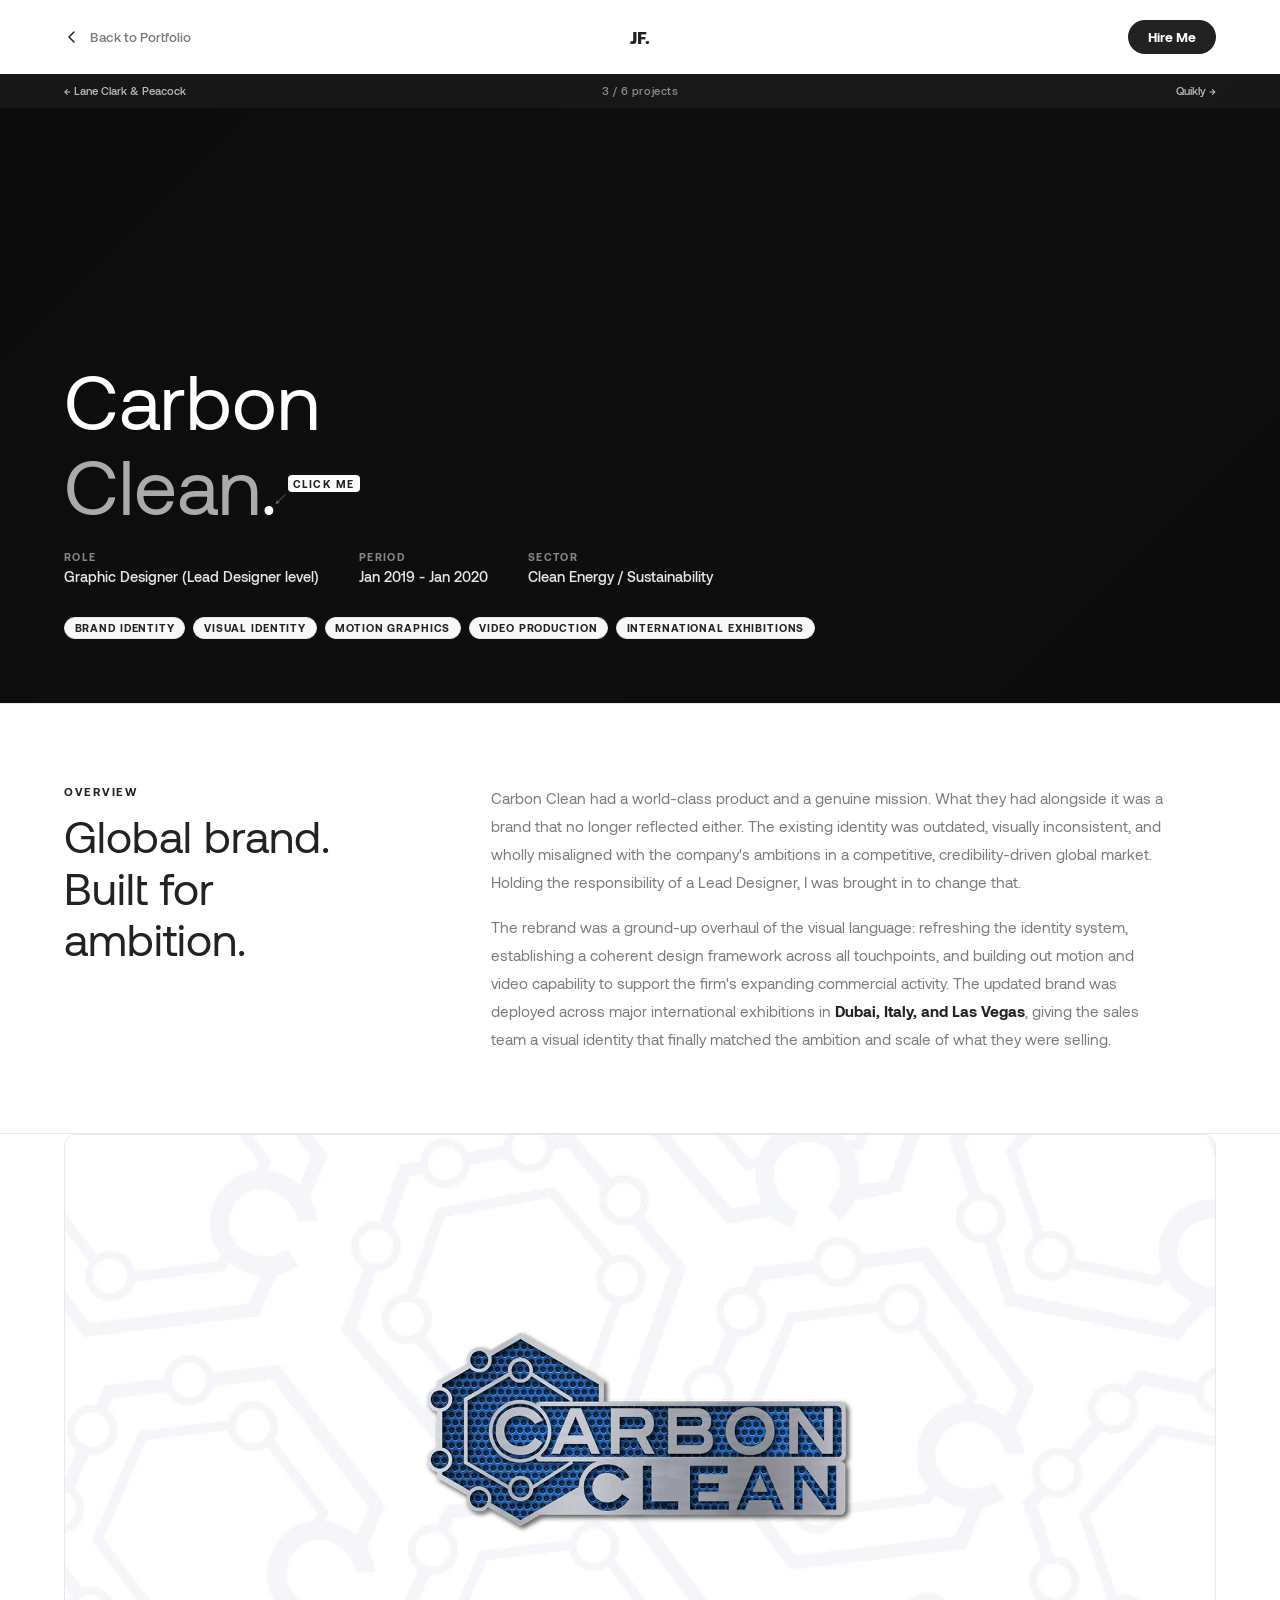
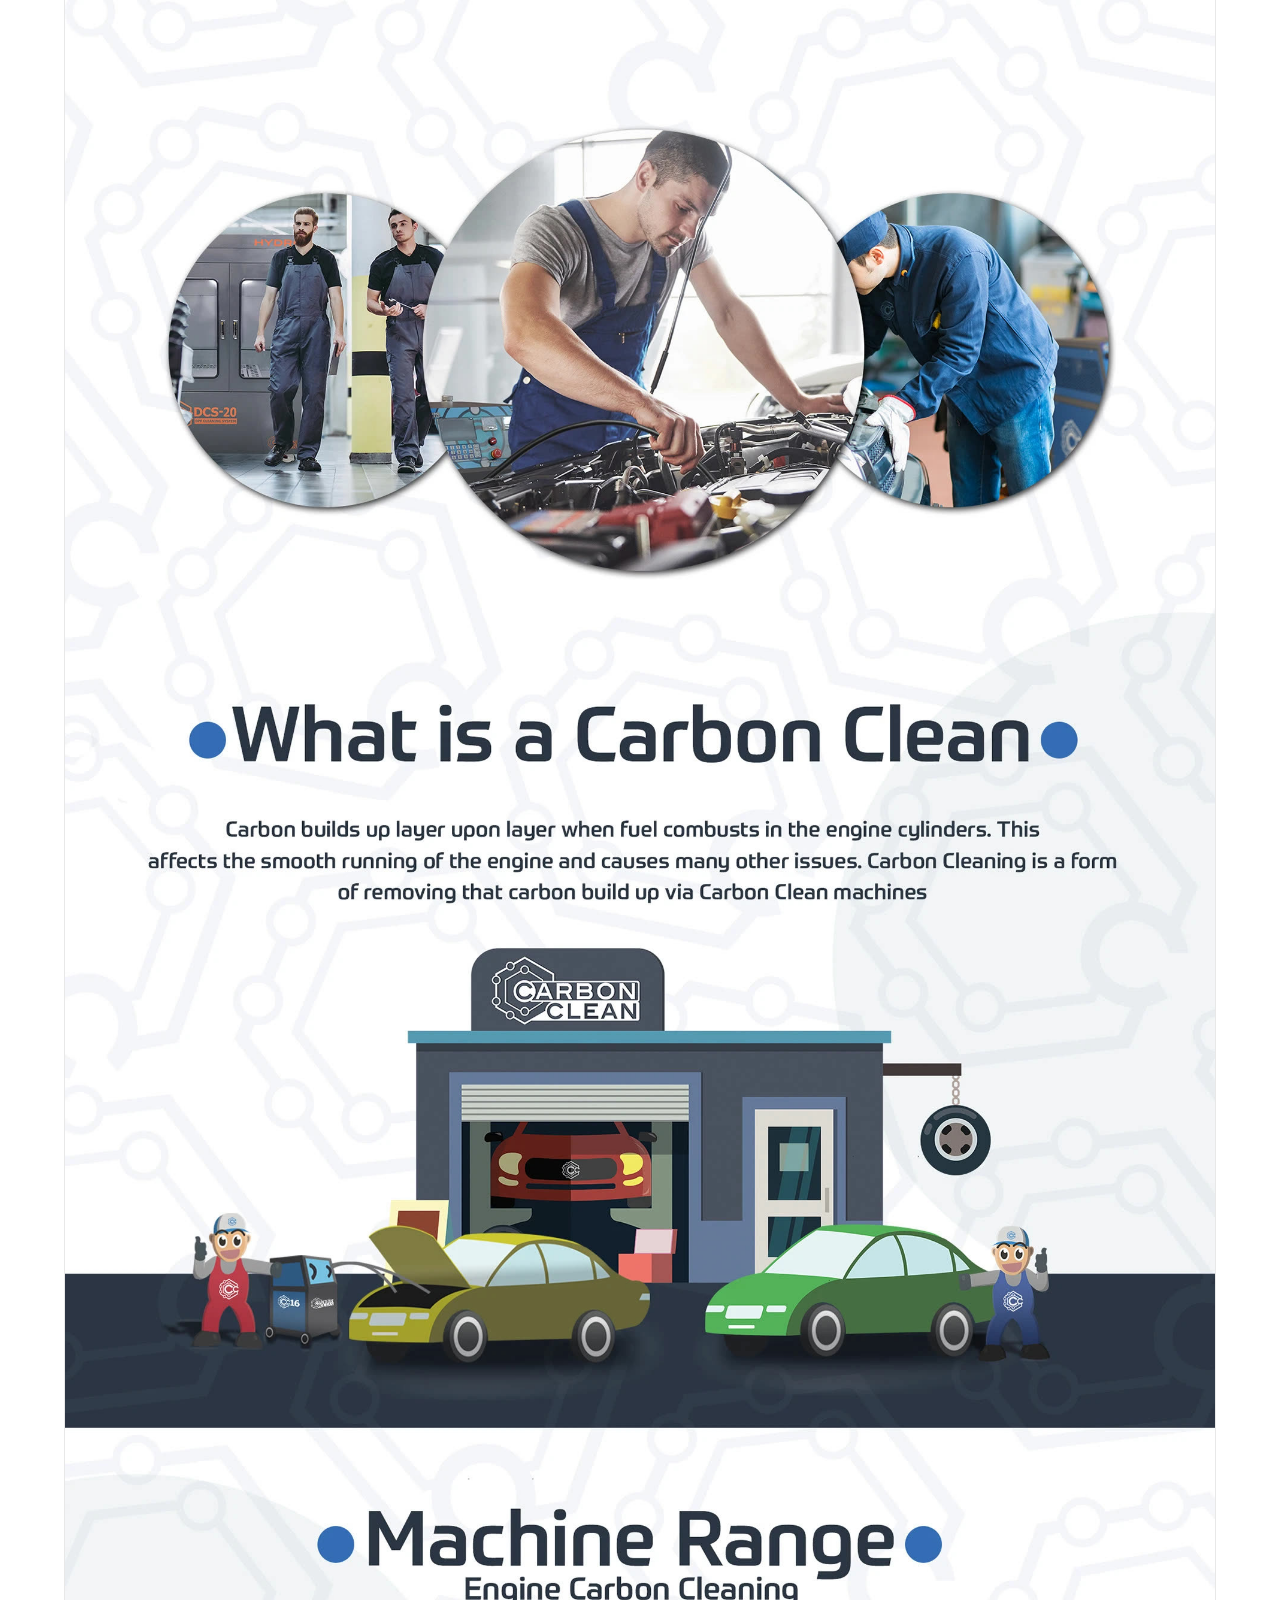
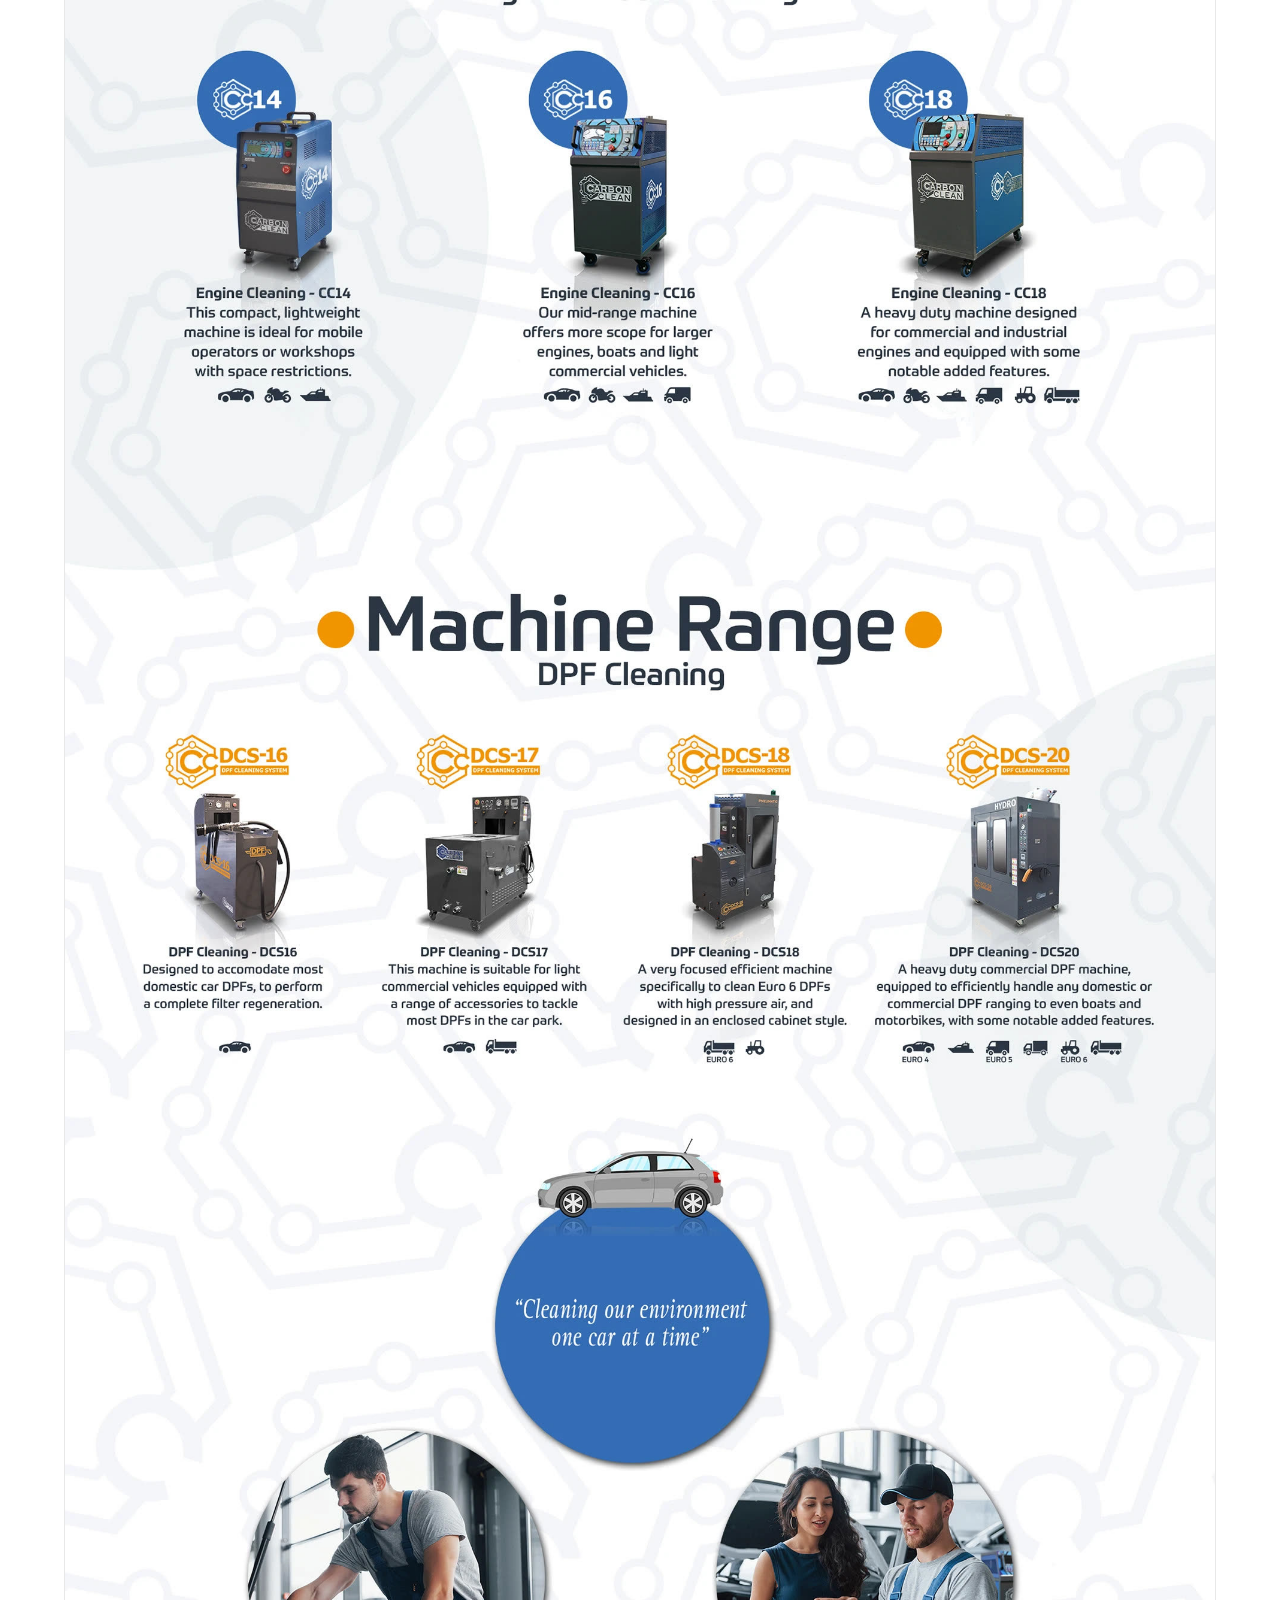
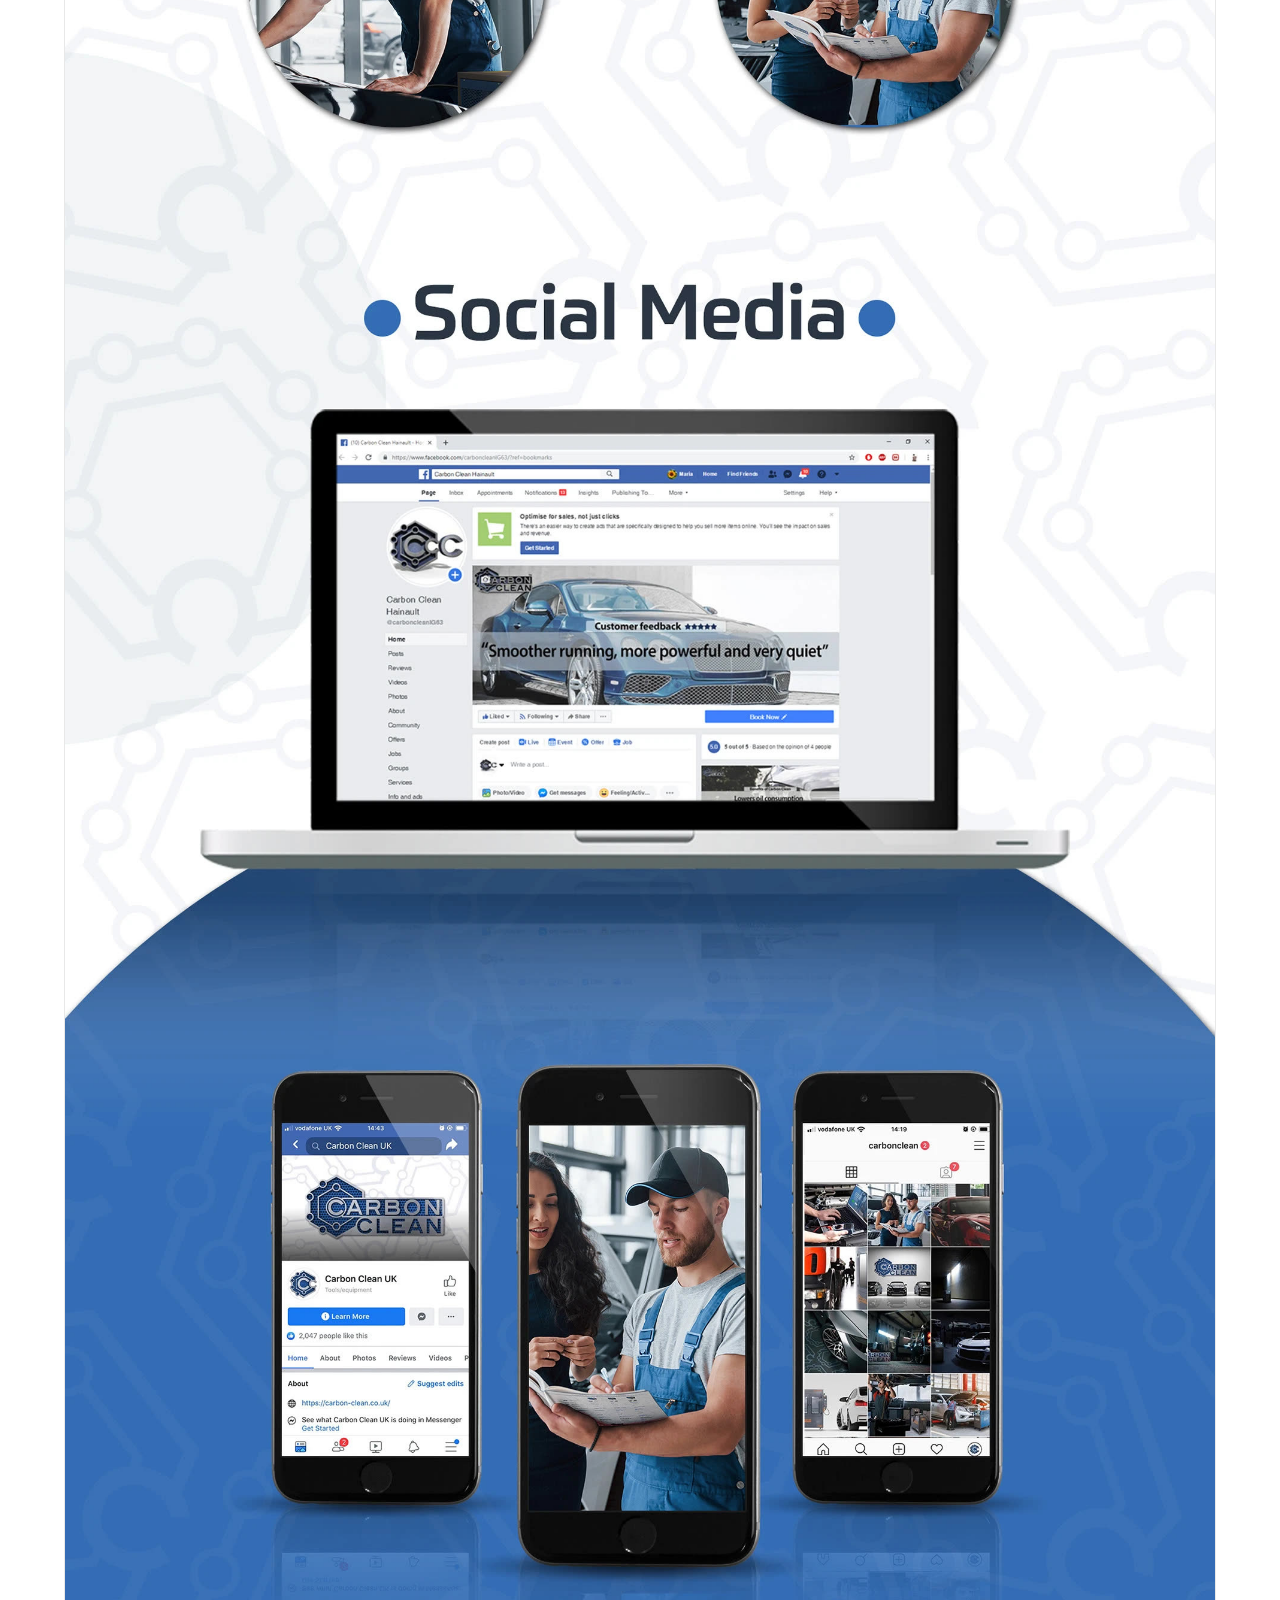
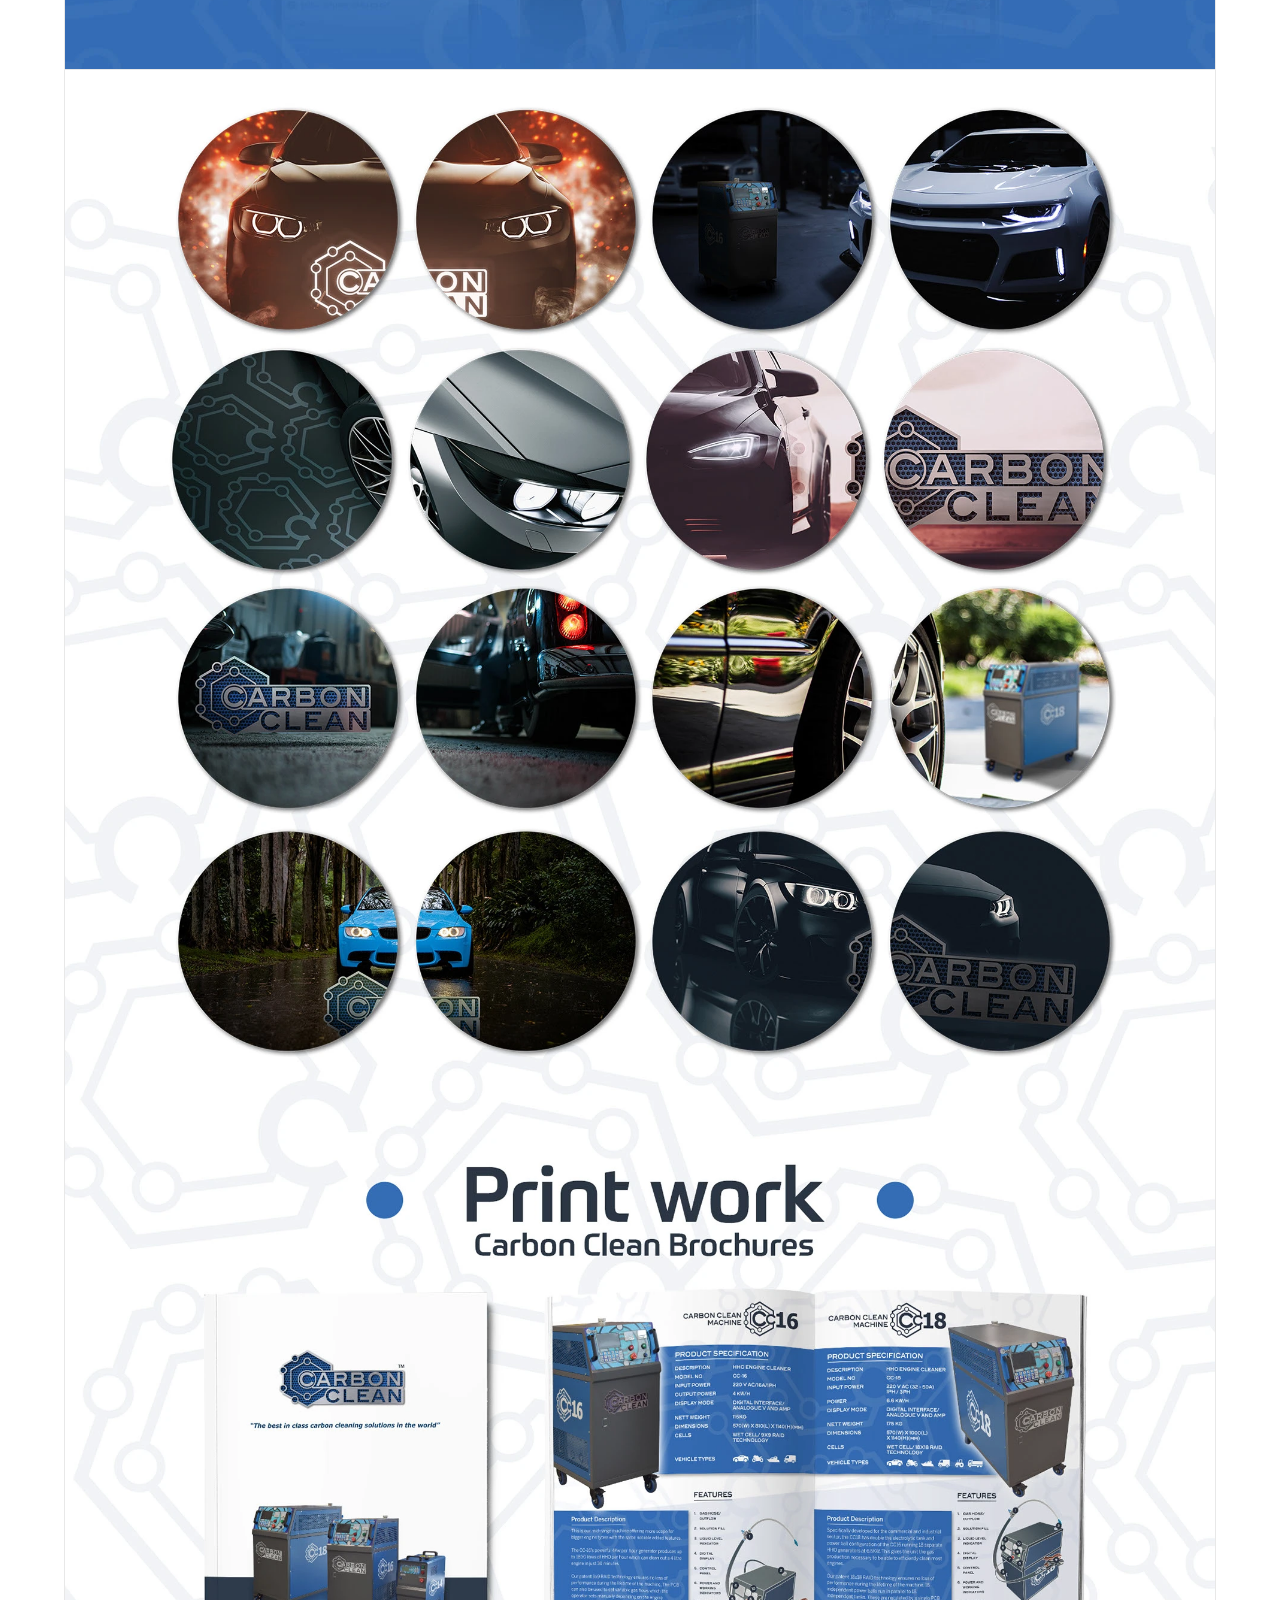
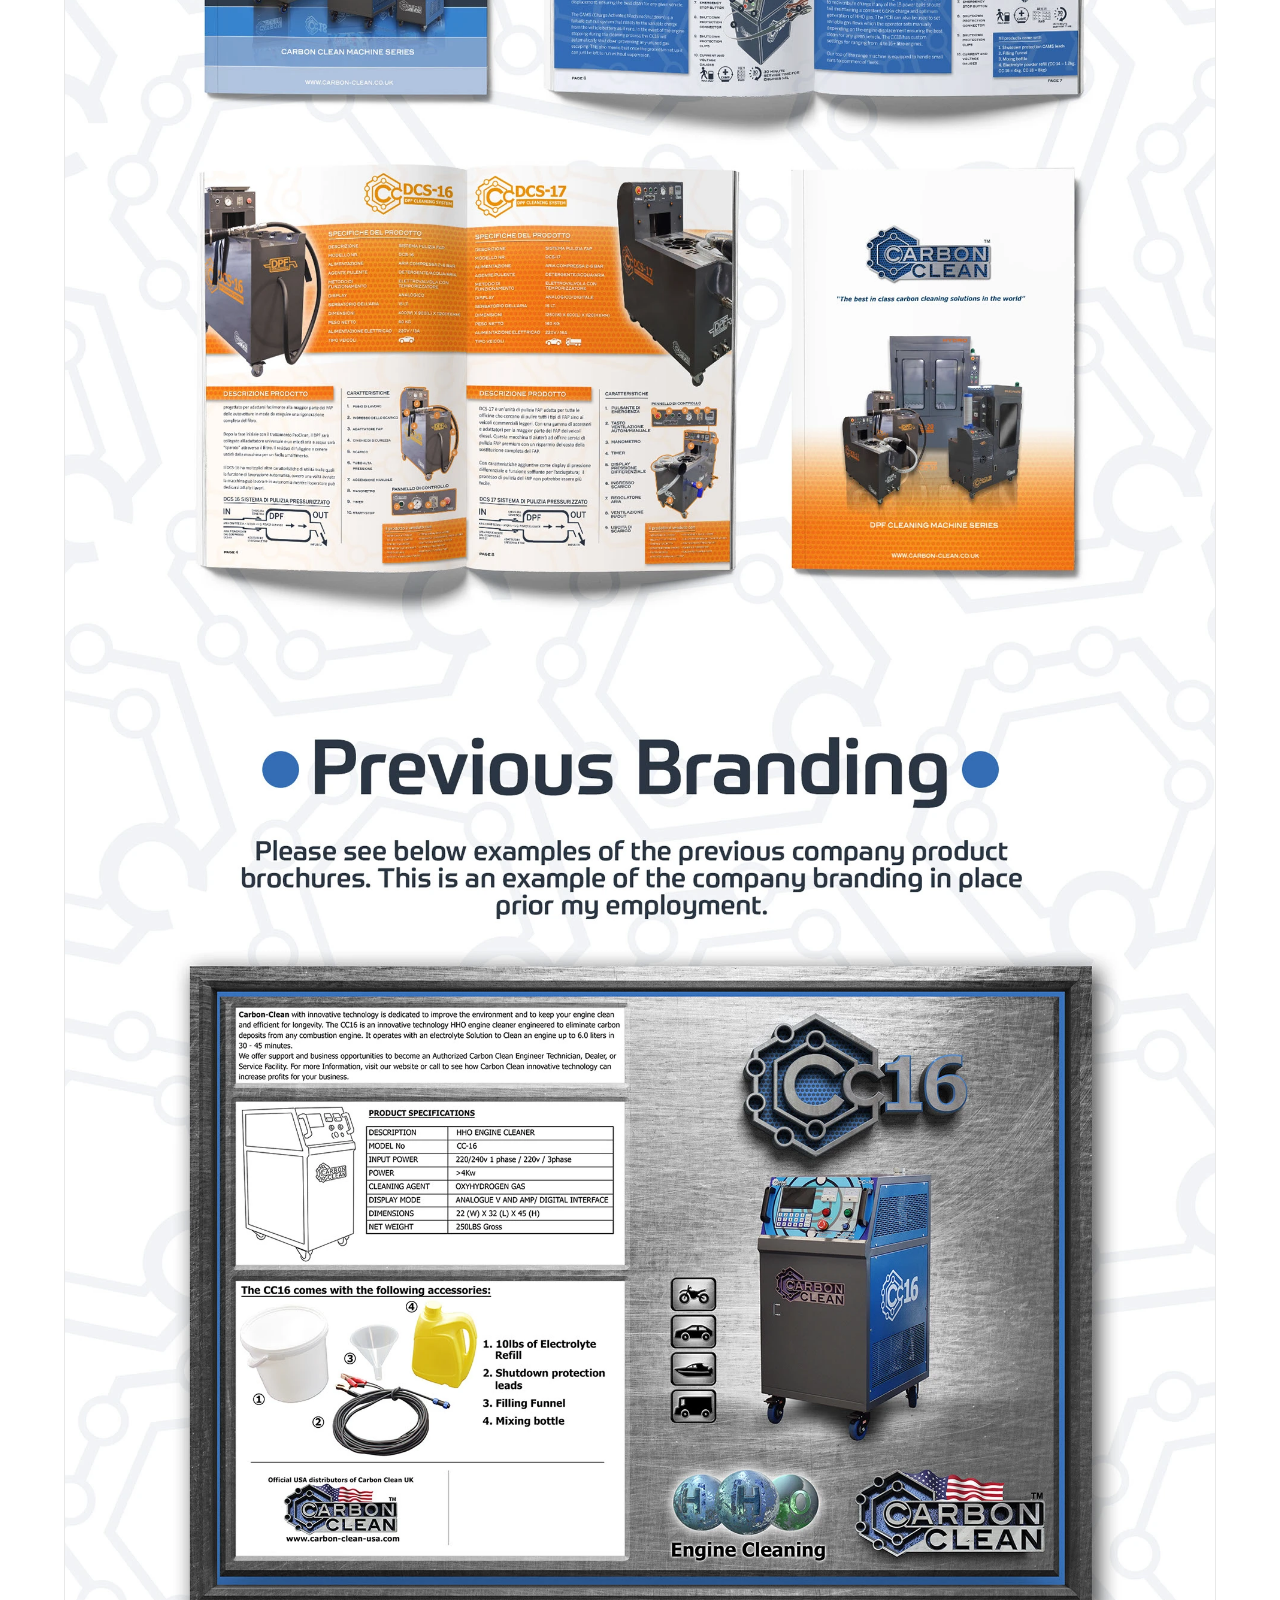
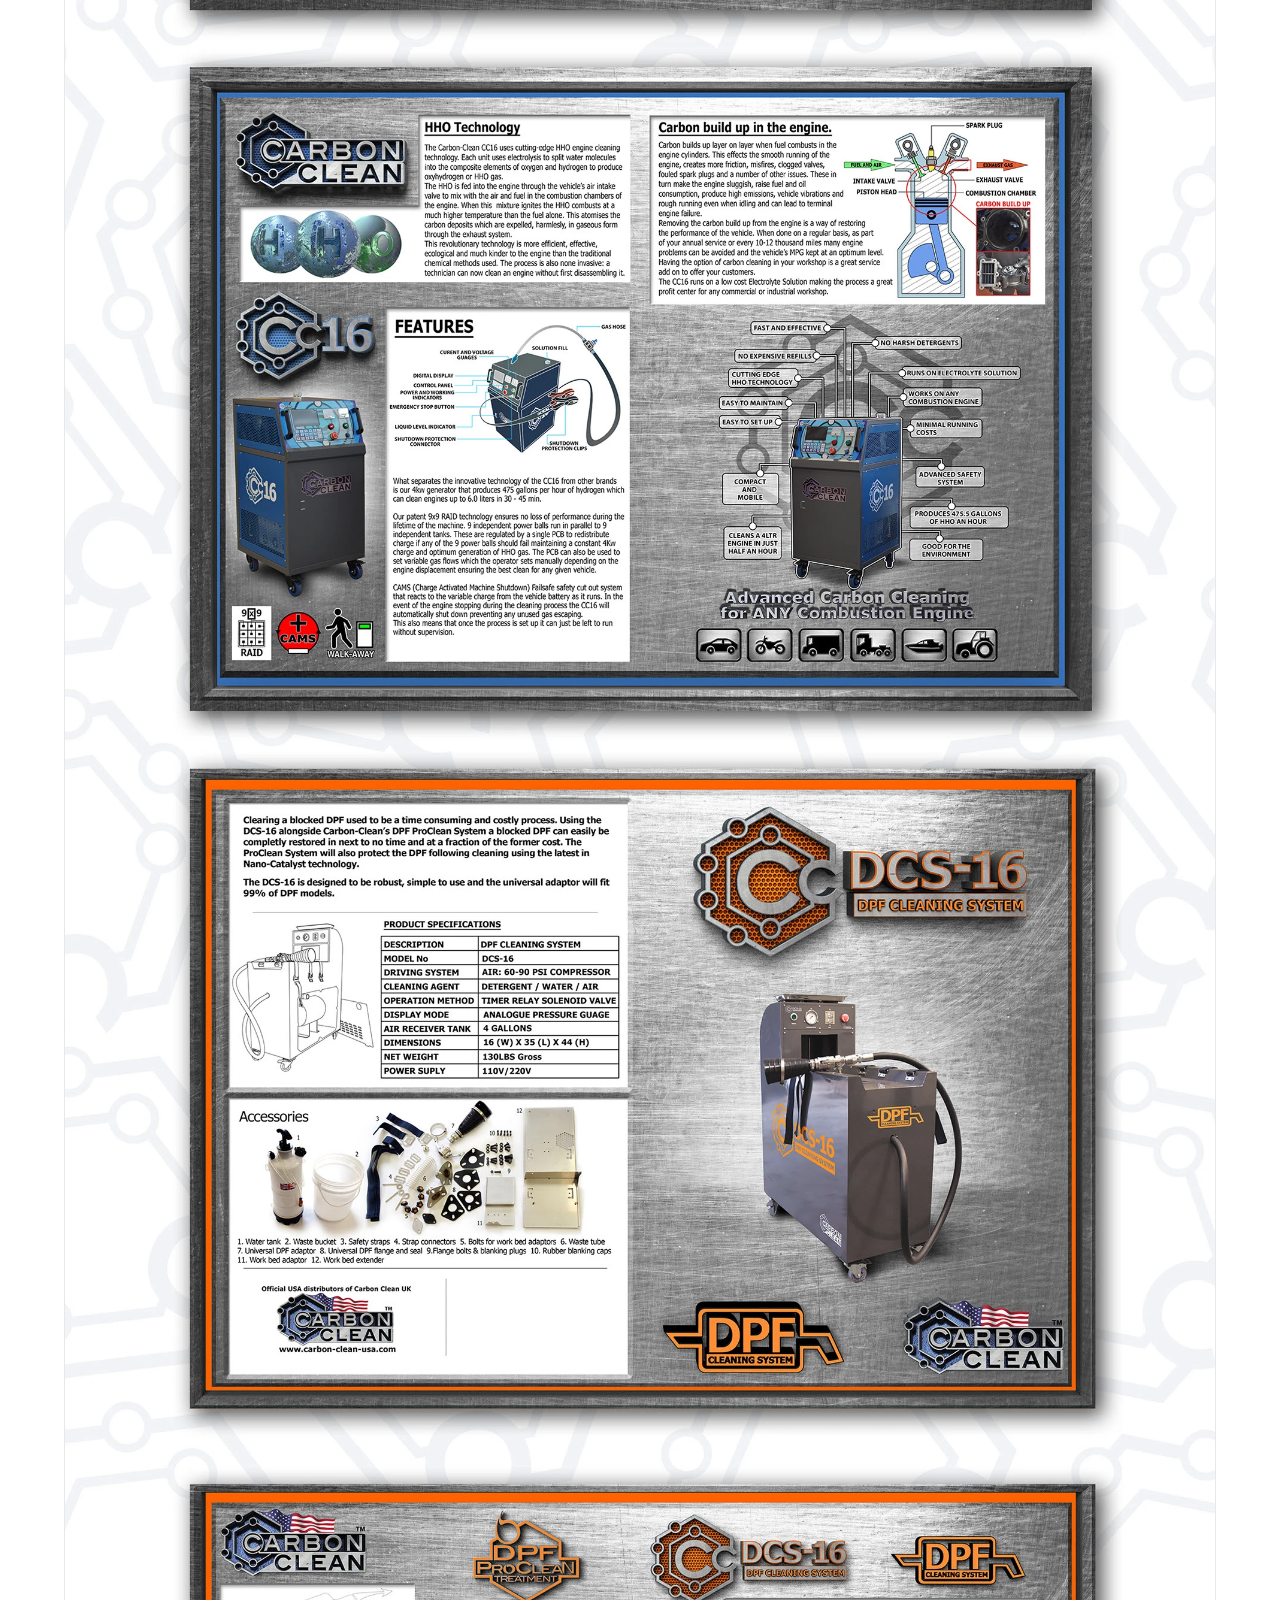
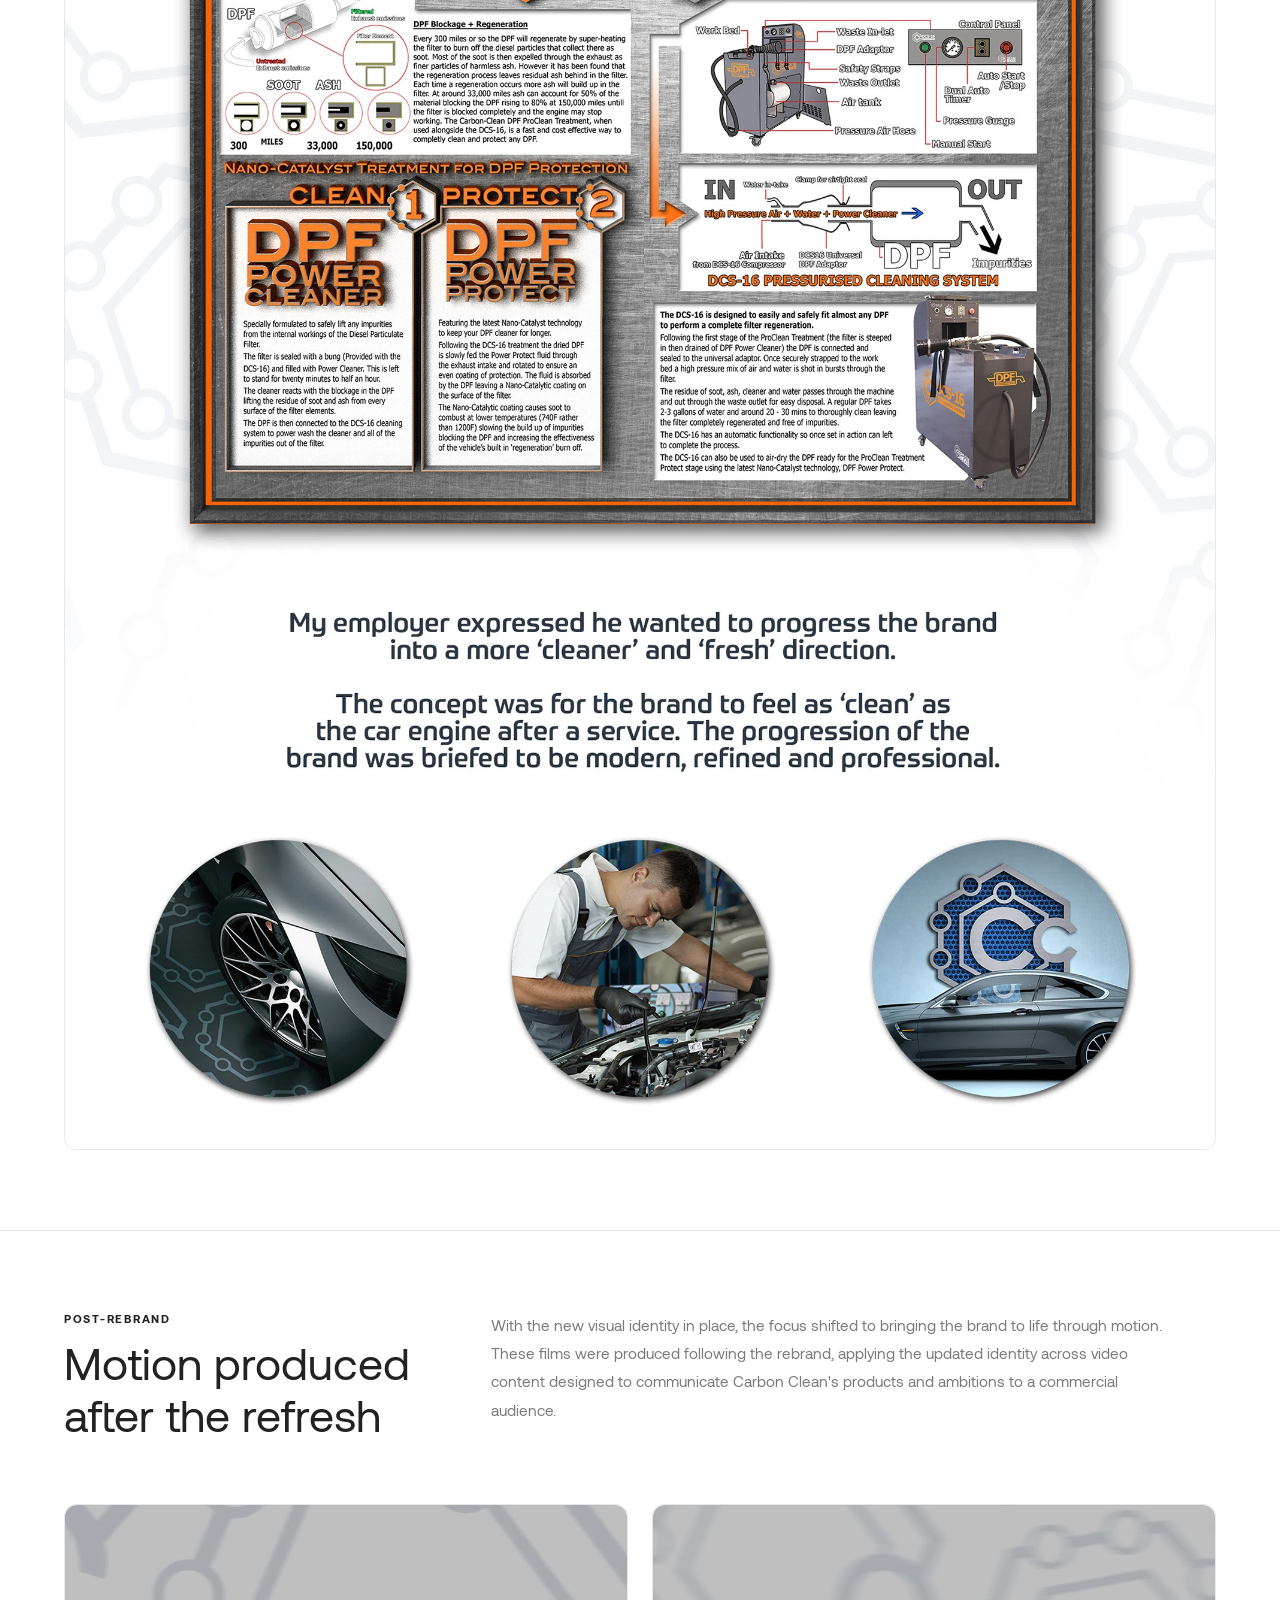
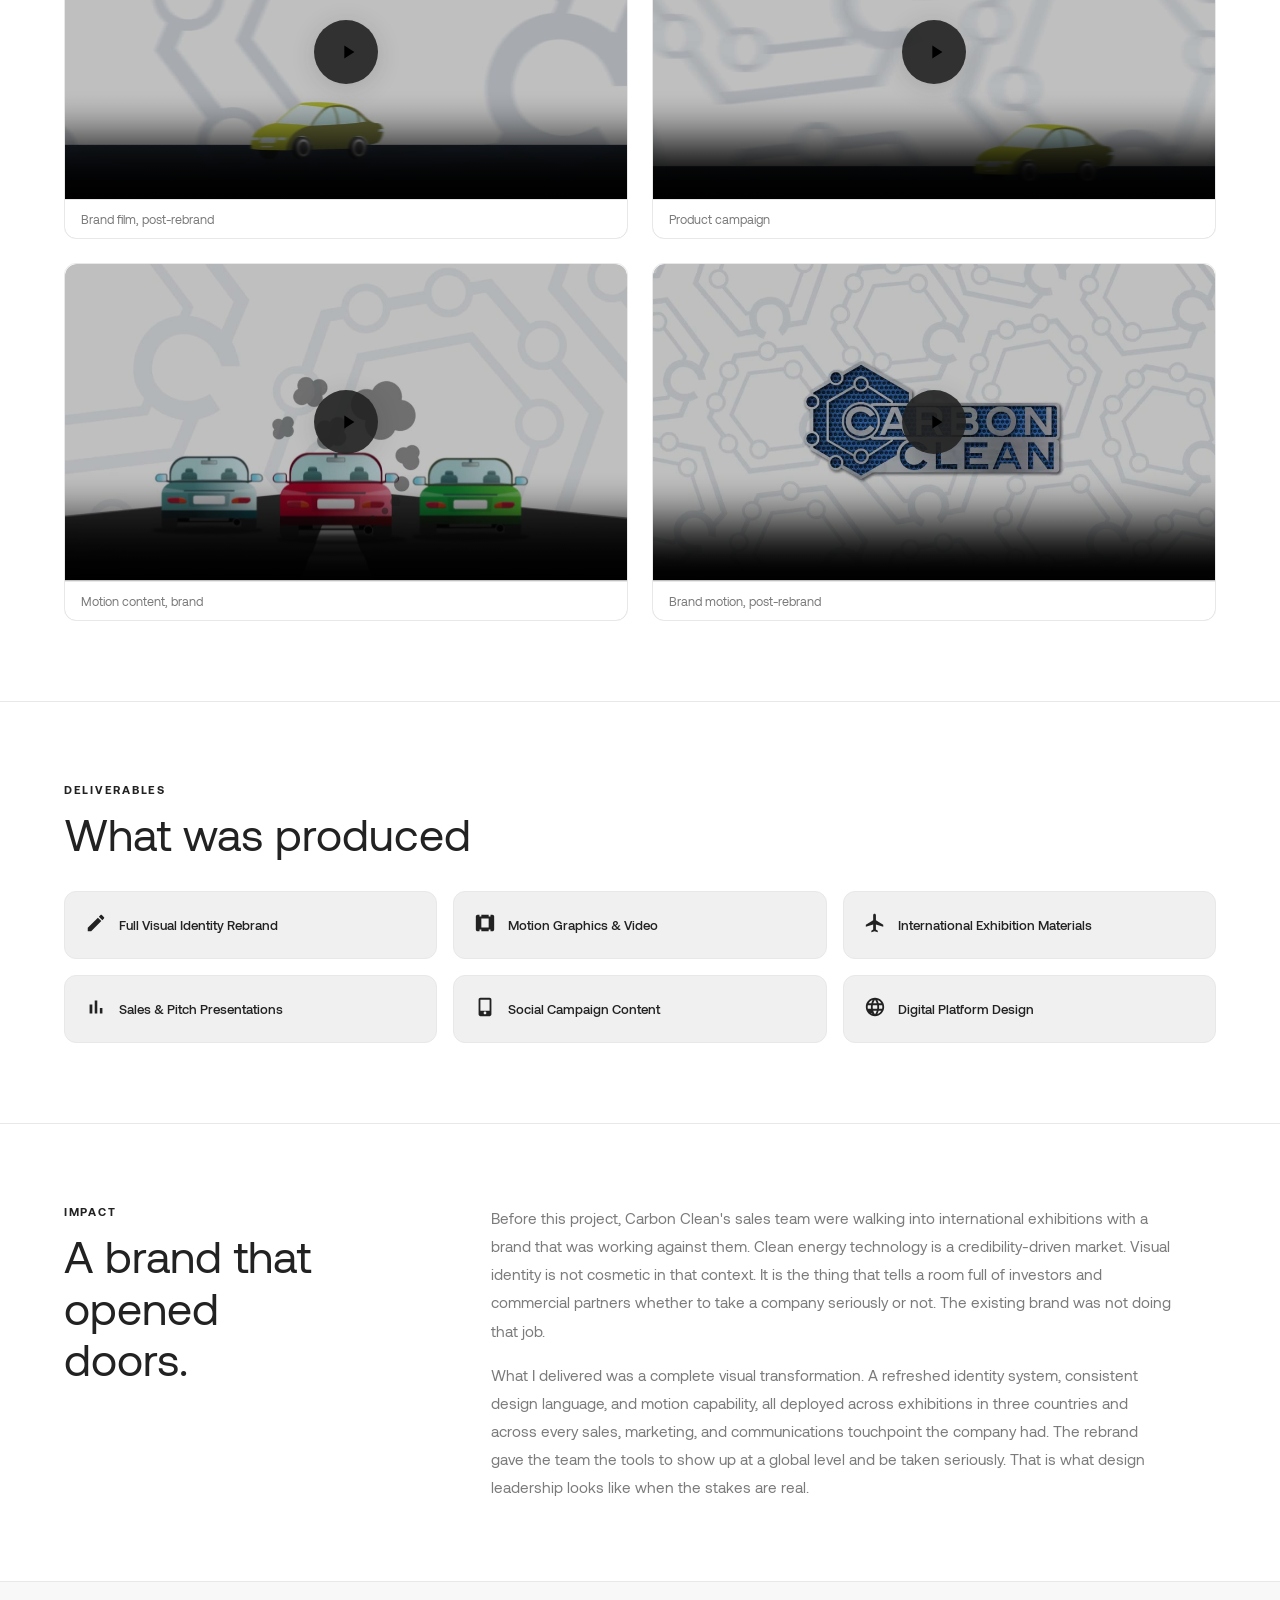
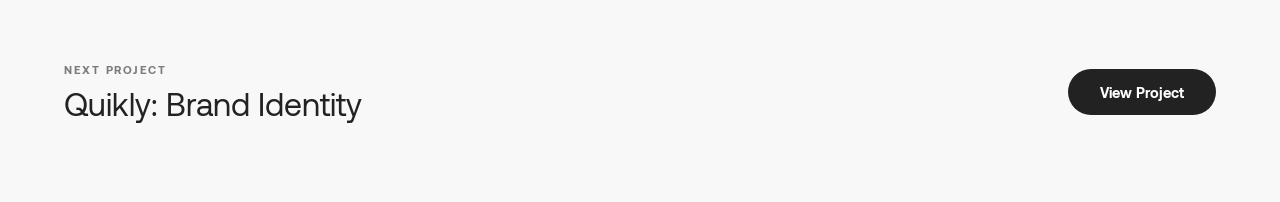
<file: carbonclean.html>
﻿<!DOCTYPE html>
<html lang="en">
<head>
  <meta charset="UTF-8" />
  <link rel="icon" type="image/svg+xml" href="assets/favicon.svg" />
  <meta name="viewport" content="width=device-width, initial-scale=1.0" />
  <title>Carbon Clean, Jordan Femi-Famakinwa</title>
  <meta name="description" content="Carbon Clean brand refresh: visual identity modernisation, motion graphics, and international exhibition materials for a global clean-energy company." />
  <meta property="og:type" content="website" />
  <meta property="og:title" content="Carbon Clean, Jordan Femi-Famakinwa" />
  <meta property="og:url" content="https://jordanfemidesign.com/carbonclean.html" />
  <meta property="og:description" content="Carbon Clean brand refresh: visual identity modernisation, motion graphics, and international exhibition materials for a global clean-energy company." />
  <meta property="og:image" content="https://jordanfemidesign.com/assets/og-thumbnail.jpg?v=3" />
  <meta property="og:image:width" content="1200" />
  <meta property="og:image:height" content="630" />
  <meta property="og:image:type" content="image/jpeg" />
  <meta name="twitter:card" content="summary_large_image" />
  <meta name="twitter:image" content="https://jordanfemidesign.com/assets/og-thumbnail.jpg?v=3" />
  <link rel="stylesheet" href="fonts.css?v=2" />
  <script async src="https://www.googletagmanager.com/gtag/js?id=G-19CZ6Z5MK8"></script>
  <script>
    window.dataLayer = window.dataLayer || [];
    function gtag(){dataLayer.push(arguments);}
    gtag('js', new Date());
    gtag('config', 'G-19CZ6Z5MK8');

    // Stack the project nav strip flush below the fixed nav
    function sizeHeaderStack() {
      var nav = document.querySelector('nav');
      var strip = document.querySelector('.project-nav-strip');
      if (!nav || !strip) return;
      var navH = nav.offsetHeight;
      strip.style.top = navH + 'px';
      document.body.style.paddingTop = navH + 'px';
    }
    document.addEventListener('DOMContentLoaded', sizeHeaderStack);
    document.addEventListener('DOMContentLoaded', function() {
      if (document.fonts && document.fonts.ready) {
        document.fonts.ready.then(sizeHeaderStack);
      }
    });
    window.addEventListener('resize', sizeHeaderStack);  </script>
  <style>
    *, *::before, *::after { box-sizing: border-box; margin: 0; padding: 0; }
    :root { --bg:#FFFFFF; --bg2:#F8F8F8; --bg3:#F0F0F0; --accent:#222222; --text:#222222; --muted:#7B7B7B; --border:#E8E8E8; }
    html { scroll-behavior: smooth; }
    body { font-family: 'Aeonik', sans-serif; background: var(--bg); color: var(--text); }

    nav {
      position: fixed; top: 0; left: 0; right: 0; z-index: 100;
      display: flex; justify-content: space-between; align-items: center;
      padding: 1.25rem 4rem; background: #fff;
    }
    .nav-back { display: flex; align-items: center; gap: 0.6rem; color: var(--muted); text-decoration: none; font-size: 0.84rem; font-weight: 500; transition: color 0.2s; }
    .nav-back:hover { color: var(--text); }
    .nav-logo { font-weight: 900; font-size: 1.1rem; letter-spacing: -0.03em; color: var(--accent); text-decoration: none; position: absolute; left: 50%; transform: translateX(-50%); }
    .nav-cta { background: var(--accent); color: #fff; padding: 0.55rem 1.25rem; border-radius: 100px; font-weight: 700; font-size: 0.84rem; text-decoration: none; }

    .project-hero { background: #1a1a1a;
      min-height: 70vh; display: flex; flex-direction: column;
      justify-content: flex-end; padding: 10rem 4rem 4rem;
      position: relative; overflow: hidden; border-bottom: 1px solid var(--border);
    }
    .hero-bg { display: none; position: absolute; inset: 0; background: linear-gradient(135deg, #0a0a0a, #0f1a0a, #1a2e0f); }
    .hero-content { position: relative; z-index: 1; max-width: 800px; }
    .project-hero h1 { color: #fff; font-size: clamp(2.8rem, 6vw, 6rem); font-weight: 400; letter-spacing: 0; line-height: 1.1; margin-bottom: 1.5rem; }
    .project-hero h1 span { color: rgba(255,255,255,0.65); }
    .project-meta { display: flex; gap: 2.5rem; flex-wrap: wrap; margin-bottom: 2rem; }
    .meta-label { font-size: 0.68rem; font-weight: 600; letter-spacing: 0.12em; text-transform: uppercase; color: rgba(255,255,255,0.5); margin-bottom: 0.3rem; }
    .meta-value { font-size: 0.9rem; font-weight: 500; color: rgba(255,255,255,0.9); }
    .tag { font-size: 0.68rem; font-weight: 600; letter-spacing: 0.08em; text-transform: uppercase; color: var(--accent); background: #F8F8F8; padding: 0.22rem 0.6rem; border-radius: 100px; border: 1px solid #E8E8E8; }
    .tags-row { display: flex; gap: 0.5rem; flex-wrap: wrap; }

    .case-section { padding: 5rem 4rem; border-bottom: 1px solid var(--border); }
    .section-label { font-size: 0.72rem; font-weight: 600; letter-spacing: 0.15em; text-transform: uppercase; color: var(--accent); margin-bottom: 0.75rem; }
    .section-title { font-size: clamp(1.8rem, 3.5vw, 2.8rem); font-weight: 400; letter-spacing: 0; line-height: 1.15; margin-bottom: 1.5rem; }
    .body-text { font-size: 0.95rem; color: var(--muted); line-height: 1.85; max-width: 680px; }

    .two-col-3 { display: grid; grid-template-columns: 1fr 2fr; gap: 4rem; align-items: start; }
    .img-full { width: 100%; display: block; border-radius: 0.75rem; border: 1px solid var(--border); }
    .img-caption { font-size: 0.75rem; color: var(--muted); margin-top: 0.75rem; text-align: center; }

    /* Video grid */
    .video-grid { display: grid; grid-template-columns: 1fr 1fr; gap: 1.5rem; margin-top: 2.5rem; }
    .video-item { border-radius: 0.75rem; overflow: hidden; border: 1px solid var(--border); background: #fff; }
    .video-item video { width: 100%; display: block; height: auto; }
    .video-item.featured { grid-column: span 2; }
    .video-label { padding: 0.75rem 1rem; font-size: 0.78rem; color: var(--muted); border-top: 1px solid var(--border); background: #fff; }

    .deliverables-grid { display: grid; grid-template-columns: repeat(3,1fr); gap: 1rem; margin-top: 2rem; }
    .deliverable-card { background: var(--bg3); border: 1px solid var(--border); border-radius: 0.75rem; padding: 1.25rem; display: flex; align-items: center; gap: 0.75rem; }
    .deliverable-icon { font-size: 1.2rem; flex-shrink: 0; }
    .deliverable-text { font-size: 0.82rem; font-weight: 500; color: var(--text); }

    .next-project { padding: 5rem 4rem; background: var(--bg2); display: flex; justify-content: space-between; align-items: center; }
    .next-label { font-size: 0.72rem; font-weight: 600; letter-spacing: 0.15em; text-transform: uppercase; color: var(--muted); margin-bottom: 0.5rem; }
    .next-title { font-size: 2rem; font-weight: 400; letter-spacing: 0; }
    .btn-primary { background: var(--accent); color: #fff; padding: 0.9rem 2rem; border-radius: 100px; font-weight: 700; font-size: 0.9rem; text-decoration: none; transition: opacity 0.2s, transform 0.2s; display: inline-block; }
    .btn-primary:hover { opacity: 0.85; transform: translateY(-2px); }

    .fade-up { opacity: 0; transform: translateY(24px); transition: opacity 0.6s ease, transform 0.6s ease; }
    .fade-up.visible { opacity: 1; transform: translateY(0); }

    @media (max-width: 900px) {
      nav { padding: 1rem 1.5rem; }
      .project-hero, .case-section { padding-left: 1.5rem; padding-right: 1.5rem; }
      .two-col-3 { grid-template-columns: 1fr; gap: 2rem; }
      .video-grid { grid-template-columns: 1fr; }
      .video-item.featured { grid-column: span 1; }
      .deliverables-grid { grid-template-columns: 1fr 1fr; }
      .next-project { flex-direction: column; gap: 2rem; align-items: flex-start; }
    }

    /* Play button overlay */
    .video-item { position: relative; }
    .video-item::before {
      content: '';
      position: absolute;
      inset: 0;
      background: rgba(0,0,0,0.25);
      z-index: 1;
      transition: opacity 0.2s;
      pointer-events: none;
      border-radius: 0.75rem 0.75rem 0 0;
    }
    .video-item.playing::before { opacity: 0; }
    .play-btn {
      position: absolute;
      top: 50%;
      left: 50%;
      transform: translate(-50%, calc(-50% - 20px));
      width: 64px;
      height: 64px;
      background: rgba(34,34,34,0.9);
      border-radius: 50%;
      display: flex;
      align-items: center;
      justify-content: center;
      z-index: 2;
      pointer-events: auto;
      cursor: pointer;
      transition: opacity 0.2s, transform 0.2s, background 0.2s;
      box-shadow: 0 4px 24px rgba(34,34,34,0.15);
    }
    .play-btn:hover { background: #222222; transform: translate(-50%, calc(-50% - 20px)) scale(1.08); }
    .play-btn svg { margin-left: 4px; }
    .video-item.playing .play-btn { opacity: 0; transform: translate(-50%, -50%) scale(0.8); }
    .video-label { position: relative; z-index: 3; }

    .hero-video-bg {
      position: absolute; inset: 0;
      width: 100%; height: 100%;
      object-fit: cover;
      filter: grayscale(100%) brightness(0.55);
      transform: scale(1.06);
      z-index: 0;
    }
    .hero-video-bg::-webkit-media-controls { display: none !important; }
    .hero-video-bg::-webkit-media-controls-enclosure { display: none !important; }
    .hero-video-overlay {
      position: absolute; inset: 0; z-index: 1;
      background: linear-gradient(135deg, rgba(0,0,0,0.55) 0%, rgba(0,0,0,0.45) 50%, rgba(0,0,0,0.55) 100%);
    }
  
    /* ── PROJECT NAV STRIP ─────────────────────────────── */
    .project-nav-strip {
      position: fixed; top: 0; z-index: 99;
      display: grid; grid-template-columns: 1fr auto 1fr; align-items: center;
      left: 0; right: 0;
      padding: 0.65rem 4rem;
      background: rgba(34,34,34,0.5);
      font-size: 0.7rem; font-weight: 500;
    }
    .pnav-prev { color: rgba(255,255,255,0.7); text-decoration: none; transition: color 0.2s; text-align: left; }
    .pnav-next { color: rgba(255,255,255,0.7); text-decoration: none; transition: color 0.2s; text-align: right; }
    .pnav-prev:hover, .pnav-next:hover { color: #fff; }
    .pnav-count { color: rgba(255,255,255,0.5); font-size: 0.7rem; letter-spacing: 0.05em; text-align: center; }
    .pnav-placeholder { min-width: 80px; }
    @media (max-width: 900px) {
      .project-nav-strip { padding-left: 1.5rem; padding-right: 1.5rem; }
    }

    /* HERO INTRO VIDEO: clickable dot + cue (light on dark) */
    .hero-dot {
      /* 0.14 of this page's own heading clamp, so the arrow tracks the dot */
      --arrow: clamp(0.392rem, 0.84vw, 0.84rem);
      font: inherit; color: #fff; background: none; border: 0; padding: 0;
      margin: 0; line-height: inherit; vertical-align: baseline;
      position: relative; display: inline-block; cursor: pointer;
      -webkit-tap-highlight-color: transparent;
    }
    .hero-dot::after {
      content: ''; position: absolute; pointer-events: none;
      left: 50.6%; top: 81.6%;
      width: 0.3em; height: 0.3em; margin: -0.15em 0 0 -0.15em;
      border: 2px solid #fff; border-radius: 50%;
      opacity: 0; animation: dotRipple 2.6s cubic-bezier(0.16,1,0.3,1) 1.6s infinite;
    }
    .hero-dot:focus-visible { outline: 2px solid #fff; outline-offset: 6px; border-radius: 4px; }
    @keyframes dotRipple {
      0%   { transform: scale(0.4);  opacity: 0; }
      22%  { opacity: 0.5; }
      100% { transform: scale(1.5); opacity: 0; }
    }
    .hero-cue {
      position: absolute; left: 167.1%; bottom: 40.2%;
      white-space: nowrap; cursor: pointer;
      font-family: 'Aeonik', sans-serif;
      font-size: 0.67rem; font-weight: 600; letter-spacing: 0.14em;
      text-transform: uppercase;
      background: #fff; border-radius: 4px;
      padding: calc(var(--arrow) * 0.26) calc(var(--arrow) * 0.46);
      transition: background 0.2s;
      /* shows straight away, holds ~2s, then away ~6s. Base opacity 1 so
         losing the animation leaves it visible, never stranded invisible. */
      opacity: 1;
      animation: cueCycle 9s ease-in-out 0.3s infinite backwards,
                 cueFloat 3.6s ease-in-out 0.9s infinite;
    }
    /* outranks .project-hero h1 span, which otherwise tints the label */
    .project-hero h1 .hero-cue { color: #222222; }
    .hero-cue::after { content: 'Click me'; }
    .hero-cue svg {
      display: block; overflow: visible; color: #fff;
      width: var(--arrow); height: var(--arrow);
      position: absolute; right: 100%; top: 100%;
      margin-right: calc(var(--arrow) * 0.14);
      margin-top: calc(var(--arrow) * 0.14);
    }
    .hero-dot:hover .hero-cue, .hero-dot:focus-visible .hero-cue { background: rgba(255,255,255,0.82); }
    @keyframes cueCycle {
      0%    { opacity: 0; }
      3.3%  { opacity: 1; }   /* fades in over 0.3s */
      25.6% { opacity: 1; }   /* stays for 2s */
      31.1% { opacity: 0; }   /* fades out over 0.5s */
      100%  { opacity: 0; }   /* away for 6.2s, then repeats */
    }
    @keyframes cueFloat { 0%,100% { transform: none; } 50% { transform: translate(2.5px, -2.5px); } }

    /* INTRO VIDEO LIGHTBOX */
    .video-lightbox {
      position: fixed; inset: 0; z-index: 400;
      display: flex; align-items: center; justify-content: center;
      padding: 1.5rem;
      background: rgba(17,17,17,0.9); backdrop-filter: blur(6px);
      opacity: 0; transition: opacity 0.28s ease;
    }
    .video-lightbox[hidden] { display: none; }
    .video-lightbox.open { opacity: 1; }
    .video-lightbox-inner {
      position: relative; width: min(1100px, 100%);
      transform: scale(0.97); transition: transform 0.28s cubic-bezier(0.16,1,0.3,1);
    }
    .video-lightbox.open .video-lightbox-inner { transform: none; }
    .video-lightbox video {
      width: 100%; max-height: 82vh; aspect-ratio: 16 / 9;
      display: block; background: #000; border-radius: 6px;
      box-shadow: 0 30px 80px rgba(0,0,0,0.5);
    }
    .video-lightbox-close {
      position: absolute; top: -3rem; right: 0;
      width: 2.25rem; height: 2.25rem; padding: 0;
      display: flex; align-items: center; justify-content: center;
      background: none; border: 1px solid rgba(255,255,255,0.35); border-radius: 50%;
      color: #fff; cursor: pointer; transition: background 0.2s, border-color 0.2s;
    }
    .video-lightbox-close:hover, .video-lightbox-close:focus-visible {
      background: rgba(255,255,255,0.14); border-color: #fff;
    }
    .video-lightbox-hint {
      position: absolute; top: -2.6rem; left: 0;
      font-size: 0.65rem; font-weight: 600; letter-spacing: 0.14em;
      text-transform: uppercase; color: rgba(255,255,255,0.45);
    }
    body.lightbox-open { overflow: hidden; }
    @media (max-width: 700px) {
      .video-lightbox { padding: 1rem; }
      .video-lightbox-close { top: -2.9rem; width: 2rem; height: 2rem; }
      .video-lightbox-hint { display: none; }
    }
    @media (prefers-reduced-motion: reduce) {
      .hero-dot::after { animation: none; opacity: 0.4; transform: scale(1.5); }
      .hero-cue { animation: none; opacity: 1; }
      .video-lightbox, .video-lightbox-inner { transition: none; }
    }

    /* TOUCH: an invisible button must not keep eating taps. On a phone a
       tap on the video is how the native controls are summoned, so the
       faded play button has to stop intercepting once playback starts. */
    .video-item.playing .play-btn { pointer-events: none; }
    /* A POINTER DEVICE keeps the branded button, so the browser's own
       centred one is hidden to stop the two stacking. */
    @media (hover: hover) and (pointer: fine) {
      .video-item video::-webkit-media-controls-overlay-play-button { display: none !important; }
      .video-item video::-webkit-media-controls-start-playback-button { display: none !important; }
    }
    /* A TOUCH DEVICE draws a centred play button of its own, and the shadow
       part is named differently on iOS and Android, so it cannot be hidden
       reliably. The custom button is dropped instead: exactly one button,
       whatever the phone draws, and it is the one wired to the controls. */
    @media (hover: none) {
      .video-item .play-btn { display: none !important; }
      .video-item::before { opacity: 0; }
    }
  </style>
</head>
<body>

  <nav>
    <a href="index.html" class="nav-back">
      <svg width="16" height="16" viewBox="0 0 16 16" fill="none"><path d="M10 3L5 8l5 5" stroke="#222222" stroke-width="1.5" stroke-linecap="round" stroke-linejoin="round"/></svg>
      Back to Portfolio
    </a>
    <a href="index.html" class="nav-logo">JF.</a>
    <a href="index.html#contact" class="nav-cta">Hire Me</a>
  </nav>

  <div class="project-nav-strip">
  <a href="lcp.html" class="pnav-prev">&#8592; Lane Clark &amp; Peacock</a>
  <span class="pnav-count">3 / 6 projects</span>
  <a href="quikly.html" class="pnav-next">Quikly &#8594;</a>
  </div>



  <div class="project-hero">
    <video class="hero-video-bg" autoplay loop muted playsinline>
      <source src="assets/videos/carbonclean-hero-bg.mp4" type="video/mp4" />
    </video>
    <div class="hero-video-overlay"></div>
    <div class="hero-bg"></div>
    <div class="hero-content">
      <h1>Carbon <br><span>Clean</span><button type="button" class="hero-dot" id="introDot" aria-label="Play the Carbon Clean video">.<span class="hero-cue" aria-hidden="true"><svg viewBox="0 0 44 44" fill="none"><path d="M41 3 L6 38" stroke="currentColor" stroke-width="1.5" stroke-linecap="round"/><path d="M16.5 34.8 L6 38 L9.2 27.5" stroke="currentColor" stroke-width="1.5" stroke-linecap="round" stroke-linejoin="round"/></svg></span></button></h1>
      <div class="project-meta">
        <div class="meta-item">
          <div class="meta-label">Role</div>
          <div class="meta-value">Graphic Designer (Lead Designer level)</div>
        </div>
        <div class="meta-item">
          <div class="meta-label">Period</div>
          <div class="meta-value">Jan 2019 - Jan 2020</div>
        </div>
        <div class="meta-item">
          <div class="meta-label">Sector</div>
          <div class="meta-value">Clean Energy / Sustainability</div>
        </div>
      </div>
      <div class="tags-row">
        <span class="tag">Brand Identity</span>
        <span class="tag">Visual Identity</span>
        <span class="tag">Motion Graphics</span>
        <span class="tag">Video Production</span>
        <span class="tag">International Exhibitions</span>
      </div>
    </div>
  </div>

  <!-- OVERVIEW -->
  <section class="case-section">
    <div class="two-col-3">
      <div>
        <div class="section-label">Overview</div>
        <h2 class="section-title">Global brand. <br>Built for <br>ambition.</h2>
      </div>
      <div>
        <p class="body-text">Carbon Clean had a world-class product and a genuine mission. What they had alongside it was a brand that no longer reflected either. The existing identity was outdated, visually inconsistent, and wholly misaligned with the company's ambitions in a competitive, credibility-driven global market. Holding the responsibility of a Lead Designer, I was brought in to change that.</p>
        <p class="body-text" style="margin-top:1rem">The rebrand was a ground-up overhaul of the visual language: refreshing the identity system, establishing a coherent design framework across all touchpoints, and building out motion and video capability to support the firm's expanding commercial activity. The updated brand was deployed across major international exhibitions in <strong style="color:var(--text)">Dubai, Italy, and Las Vegas</strong>, giving the sales team a visual identity that finally matched the ambition and scale of what they were selling.</p>
      </div>
    </div>
  </section>

  <!-- BRAND CONTENT -->
  <section class="case-section" style="padding-top:0">
    <img src="assets/carbonclean-content-1.jpg" alt="Carbon Clean Brand Progression" style="width:100%;display:block;border-radius:0.75rem 0.75rem 0 0;border:1px solid var(--border);" />
    <img src="assets/carbonclean-content-2.webp" alt="Carbon Clean Print Work & Brand History" style="width:100%;display:block;border-radius:0 0 0.75rem 0.75rem;border:1px solid var(--border);border-top:none;" />
  </section>

  <!-- POST-REBRAND MOTION -->
  <section class="case-section">
    <div class="two-col-3">
      <div>
        <div class="section-label">Post-Rebrand</div>
        <h2 class="section-title">Motion produced after the refresh</h2>
      </div>
      <div>
        <p class="body-text">With the new visual identity in place, the focus shifted to bringing the brand to life through motion. These films were produced following the rebrand, applying the updated identity across video content designed to communicate Carbon Clean's products and ambitions to a commercial audience.</p>
      </div>
    </div>
    <div class="video-grid" style="margin-top:2.5rem">
      <div class="video-item" style="position:relative;">
        <div class="play-btn" onclick="this.closest('.video-item').querySelector('video').play()"><svg width="22" height="22" viewBox="0 0 24 24" fill="#000"><path d="M8 5v14l11-7z"/></svg></div>
        <video controls playsinline preload="none" poster="assets/thumbs/carbon-clean-new-1-thumb.jpg" style="width:100%;display:block;height:auto;">
          <source src="assets/videos/carbon-clean-new-1.mp4" type="video/mp4" />
        </video>
        <div class="video-label">Brand film, post-rebrand</div>
      </div>
      <div class="video-item" style="position:relative;">
        <div class="play-btn" onclick="this.closest('.video-item').querySelector('video').play()"><svg width="22" height="22" viewBox="0 0 24 24" fill="#000"><path d="M8 5v14l11-7z"/></svg></div>
        <video controls playsinline preload="none" poster="assets/thumbs/carbon-clean-new-2-thumb.jpg" style="width:100%;display:block;height:auto;">
          <source src="assets/videos/carbon-clean-new-2.mp4" type="video/mp4" />
        </video>
        <div class="video-label">Product campaign</div>
      </div>
      <div class="video-item" style="position:relative;">
        <div class="play-btn" onclick="this.closest('.video-item').querySelector('video').play()"><svg width="22" height="22" viewBox="0 0 24 24" fill="#000"><path d="M8 5v14l11-7z"/></svg></div>
        <video controls playsinline preload="none" poster="assets/thumbs/carbon-clean-new-3-thumb.jpg" style="width:100%;display:block;height:auto;">
          <source src="assets/videos/carbon-clean-new-3.mp4" type="video/mp4" />
        </video>
        <div class="video-label">Motion content, brand</div>
      </div>
      <div class="video-item" style="position:relative;">
        <div class="play-btn" onclick="this.closest('.video-item').querySelector('video').play()"><svg width="22" height="22" viewBox="0 0 24 24" fill="#000"><path d="M8 5v14l11-7z"/></svg></div>
        <video controls playsinline preload="none" poster="assets/thumbs/carbon-clean-new-4-thumb.jpg" style="width:100%;display:block;height:auto;">
          <source src="assets/videos/carbon-clean-new-4.mp4" type="video/mp4" />
        </video>
        <div class="video-label">Brand motion, post-rebrand</div>
      </div>
    </div>
  </section>

  <!-- DELIVERABLES -->
  <section class="case-section">
    <div class="section-label">Deliverables</div>
    <h2 class="section-title">What was produced</h2>
    <div class="deliverables-grid">
      <div class="deliverable-card"><span class="deliverable-icon"><svg width="22" height="22" viewBox="0 0 24 24" fill="#222222"><path d="M3 17.25V21h3.75L17.81 9.94l-3.75-3.75L3 17.25zM20.71 7.04c.39-.39.39-1.02 0-1.41l-2.34-2.34c-.39-.39-1.02-.39-1.41 0l-1.83 1.83 3.75 3.75 1.83-1.83z"/></svg></span><span class="deliverable-text">Full Visual Identity Rebrand</span></div>
      <div class="deliverable-card"><span class="deliverable-icon"><svg width="22" height="22" viewBox="0 0 24 24" fill="#222222"><path d="M18 3v2h-2V3H8v2H6V3H4c-1.1 0-2 .9-2 2v14c0 1.1.9 2 2 2h2v-2h2v2h8v-2h2v2h2c1.1 0 2-.9 2-2V5c0-1.1-.9-2-2-2h-2zm-2 14H8V7h8v10z"/></svg></span><span class="deliverable-text">Motion Graphics & Video</span></div>
      <div class="deliverable-card"><span class="deliverable-icon"><svg width="22" height="22" viewBox="0 0 24 24" fill="#222222"><path d="M21 16v-2l-8-5V3.5c0-.83-.67-1.5-1.5-1.5S10 2.67 10 3.5V9l-8 5v2l8-2.5V19l-2 1.5V22l3.5-1 3.5 1v-1.5L13 19v-5.5l8 2.5z"/></svg></span><span class="deliverable-text">International Exhibition Materials</span></div>
      <div class="deliverable-card"><span class="deliverable-icon"><svg width="22" height="22" viewBox="0 0 24 24" fill="#222222"><path d="M5 9.2h3V19H5zM10.6 5h2.8v14h-2.8zm5.6 8H19v6h-2.8z"/></svg></span><span class="deliverable-text">Sales & Pitch Presentations</span></div>
      <div class="deliverable-card"><span class="deliverable-icon"><svg width="22" height="22" viewBox="0 0 24 24" fill="#222222"><path d="M17 2H7c-1.1 0-2 .9-2 2v16c0 1.1.9 2 2 2h10c1.1 0 2-.9 2-2V4c0-1.1-.9-2-2-2zm-5 18c-.83 0-1.5-.67-1.5-1.5S11.17 17 12 17s1.5.67 1.5 1.5S12.83 20 12 20zm5-4H7V4h10v12z"/></svg></span><span class="deliverable-text">Social Campaign Content</span></div>
      <div class="deliverable-card"><span class="deliverable-icon"><svg width="22" height="22" viewBox="0 0 24 24" fill="#222222"><path d="M11.99 2C6.47 2 2 6.48 2 12s4.47 10 9.99 10C17.52 22 22 17.52 22 12S17.52 2 11.99 2zm6.93 6h-2.95c-.32-1.25-.78-2.45-1.38-3.56 1.84.63 3.37 1.91 4.33 3.56zM12 4.04c.83 1.2 1.48 2.53 1.91 3.96h-3.82c.43-1.43 1.08-2.76 1.91-3.96zM4.26 14C4.1 13.36 4 12.69 4 12s.1-1.36.26-2h3.38c-.08.66-.14 1.32-.14 2s.06 1.34.14 2H4.26zm3.77 5.56c-.6-1.11-1.06-2.31-1.38-3.56H5.08c.96 1.65 2.49 2.93 4.33 3.56zM8.03 8H5.08c.96-1.66 2.49-2.93 4.33-3.56C8.81 5.55 8.35 6.75 8.03 8zM12 19.96c-.83-1.2-1.48-2.53-1.91-3.96h3.82c-.43 1.43-1.08 2.76-1.91 3.96zM14.34 14H9.66c-.09-.66-.16-1.32-.16-2s.07-1.35.16-2h4.68c.09.65.16 1.32.16 2s-.07 1.34-.16 2zm.25 5.56c.6-1.11 1.06-2.31 1.38-3.56h2.95c-.96 1.65-2.49 2.93-4.33 3.56zM16.36 14c.08-.66.14-1.32.14-2s-.06-1.34-.14-2h3.38c.16.64.26 1.31.26 2s-.1 1.36-.26 2h-3.38z"/></svg></span><span class="deliverable-text">Digital Platform Design</span></div>
    </div>
  </section>

  <!-- CLOSING -->
  <section class="case-section">
    <div class="two-col-3">
      <div>
        <div class="section-label">Impact</div>
        <h2 class="section-title">A brand that <br>opened <br>doors.</h2>
      </div>
      <div>
        <p class="body-text">Before this project, Carbon Clean's sales team were walking into international exhibitions with a brand that was working against them. Clean energy technology is a credibility-driven market. Visual identity is not cosmetic in that context. It is the thing that tells a room full of investors and commercial partners whether to take a company seriously or not. The existing brand was not doing that job.</p>
        <p class="body-text" style="margin-top:1rem">What I delivered was a complete visual transformation. A refreshed identity system, consistent design language, and motion capability, all deployed across exhibitions in three countries and across every sales, marketing, and communications touchpoint the company had. The rebrand gave the team the tools to show up at a global level and be taken seriously. That is what design leadership looks like when the stakes are real.</p>
      </div>
    </div>
  </section>

  <div class="next-project">
    <div>
      <div class="next-label">Next Project</div>
      <div class="next-title">Quikly: Brand Identity</div>
    </div>
    <a href="quikly.html" class="btn-primary">View Project</a>
  </div>

  <!-- INTRO VIDEO LIGHTBOX -->
  <div class="video-lightbox" id="introLightbox" role="dialog" aria-modal="true" aria-label="Carbon Clean video" hidden>
    <div class="video-lightbox-inner">
      <div class="video-lightbox-hint">Press Esc to close</div>
      <button type="button" class="video-lightbox-close" id="introClose" aria-label="Close video">
        <svg width="14" height="14" viewBox="0 0 14 14" fill="none"><path d="M1 1L13 13M13 1L1 13" stroke="currentColor" stroke-width="1.6" stroke-linecap="round"/></svg>
      </button>
      <video id="introVideo" controls playsinline preload="none" poster="assets/thumbs/intro-carbonclean-poster.jpg">
        <source src="assets/videos/intro-carbonclean.mp4" type="video/mp4" />
      </video>
    </div>
  </div>

  <script>
    /* Intro video lightbox */
    (function () {
      const dot   = document.getElementById('introDot');
      const box   = document.getElementById('introLightbox');
      const video = document.getElementById('introVideo');
      const close = document.getElementById('introClose');
      if (!dot || !box || !video || !close) return;

      function openVideo() {
        box.hidden = false;
        document.body.classList.add('lightbox-open');
        requestAnimationFrame(() => box.classList.add('open'));
        video.currentTime = 0;
        video.muted = false;
        video.volume = 1;
        const p = video.play();
        if (p && p.catch) p.catch(() => { video.muted = true; video.play().catch(() => {}); });
        close.focus();
      }

      function closeVideo() {
        video.pause();
        box.classList.remove('open');
        document.body.classList.remove('lightbox-open');
        const done = () => { box.hidden = true; box.removeEventListener('transitionend', done); };
        box.addEventListener('transitionend', done);
        setTimeout(done, 350);
        dot.focus();
      }

      video.addEventListener('ended', () => setTimeout(closeVideo, 400));
      dot.addEventListener('click', openVideo);
      close.addEventListener('click', closeVideo);
      box.addEventListener('click', e => { if (e.target === box) closeVideo(); });
      document.addEventListener('keydown', e => {
        if (e.key === 'Escape' && !box.hidden) closeVideo();
      });
    })();
  </script>

  <script>
    const observer = new IntersectionObserver(entries => {
      entries.forEach((e, i) => { if (e.isIntersecting) setTimeout(() => e.target.classList.add('visible'), i * 80); });
    }, { threshold: 0.08 });
    document.querySelectorAll('.fade-up').forEach(el => observer.observe(el));

    // Stack the project nav strip flush below the fixed nav
    function sizeHeaderStack() {
      var nav = document.querySelector('nav');
      var strip = document.querySelector('.project-nav-strip');
      if (!nav || !strip) return;
      var navH = nav.offsetHeight;
      strip.style.top = navH + 'px';
      document.body.style.paddingTop = navH + 'px';
    }
    document.addEventListener('DOMContentLoaded', sizeHeaderStack);
    document.addEventListener('DOMContentLoaded', function() {
      if (document.fonts && document.fonts.ready) {
        document.fonts.ready.then(sizeHeaderStack);
      }
    });
    window.addEventListener('resize', sizeHeaderStack);  </script>

  <script>
    document.querySelectorAll('.play-btn').forEach(btn => {
      btn.addEventListener('click', () => {
        const video = btn.closest('.video-item').querySelector('video');
        if (video) video.play();
      });
    });
    document.querySelectorAll('.video-item video').forEach(video => {
      const item = video.closest('.video-item');
      video.addEventListener('play',  () => item.classList.add('playing'));
      video.addEventListener('pause', () => item.classList.remove('playing'));
      video.addEventListener('ended', () => item.classList.remove('playing'));
    });

    // Stack the project nav strip flush below the fixed nav
    function sizeHeaderStack() {
      var nav = document.querySelector('nav');
      var strip = document.querySelector('.project-nav-strip');
      if (!nav || !strip) return;
      var navH = nav.offsetHeight;
      strip.style.top = navH + 'px';
      document.body.style.paddingTop = navH + 'px';
    }
    document.addEventListener('DOMContentLoaded', sizeHeaderStack);
    document.addEventListener('DOMContentLoaded', function() {
      if (document.fonts && document.fonts.ready) {
        document.fonts.ready.then(sizeHeaderStack);
      }
    });
    window.addEventListener('resize', sizeHeaderStack);  </script>
</body>
</html>
</file>
<file: fonts.css>
/* Aeonik - self-hosted. woff2 first (roughly a third of the size);
   the ttf stays as a fallback for anything that cannot read woff2. */
@font-face { font-family: 'Aeonik'; src: url('fonts/Aeonik-Regular.woff2') format('woff2'), url('fonts/Aeonik-Regular.ttf') format('truetype'); font-weight: 400; font-style: normal; font-display: swap; }
@font-face { font-family: 'Aeonik'; src: url('fonts/Aeonik-RegularItalic.woff2') format('woff2'), url('fonts/Aeonik-RegularItalic.ttf') format('truetype'); font-weight: 400; font-style: italic; font-display: swap; }
@font-face { font-family: 'Aeonik'; src: url('fonts/Aeonik-Medium.woff2') format('woff2'), url('fonts/Aeonik-Medium.ttf') format('truetype'); font-weight: 500; font-style: normal; font-display: swap; }
@font-face { font-family: 'Aeonik'; src: url('fonts/Aeonik-MediumItalic.woff2') format('woff2'), url('fonts/Aeonik-MediumItalic.ttf') format('truetype'); font-weight: 500; font-style: italic; font-display: swap; }
@font-face { font-family: 'Aeonik'; src: url('fonts/Aeonik-Bold.woff2') format('woff2'), url('fonts/Aeonik-Bold.ttf') format('truetype'); font-weight: 700; font-style: normal; font-display: swap; }
@font-face { font-family: 'Aeonik'; src: url('fonts/Aeonik-BoldItalic.woff2') format('woff2'), url('fonts/Aeonik-BoldItalic.ttf') format('truetype'); font-weight: 700; font-style: italic; font-display: swap; }
@font-face { font-family: 'Aeonik'; src: url('fonts/Aeonik-Black.woff2') format('woff2'), url('fonts/Aeonik-Black.ttf') format('truetype'); font-weight: 900; font-style: normal; font-display: swap; }
</file>
